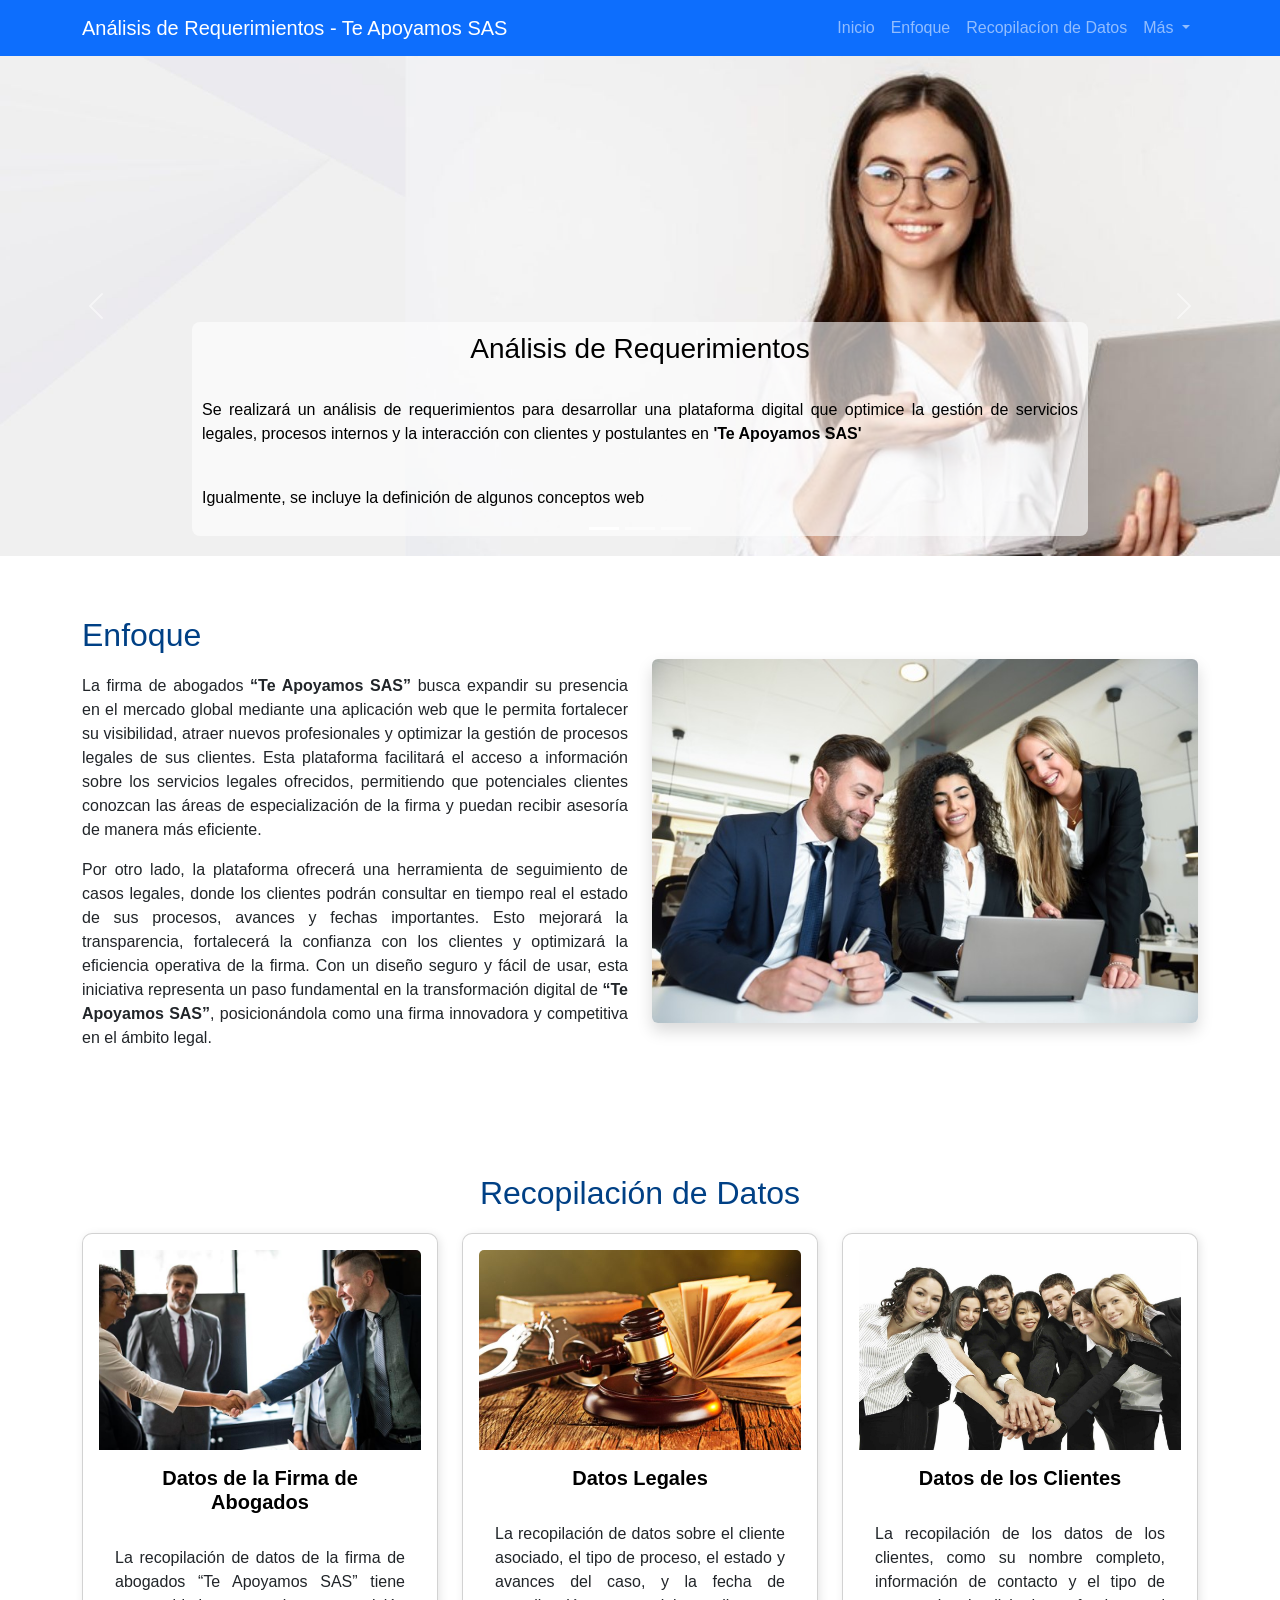
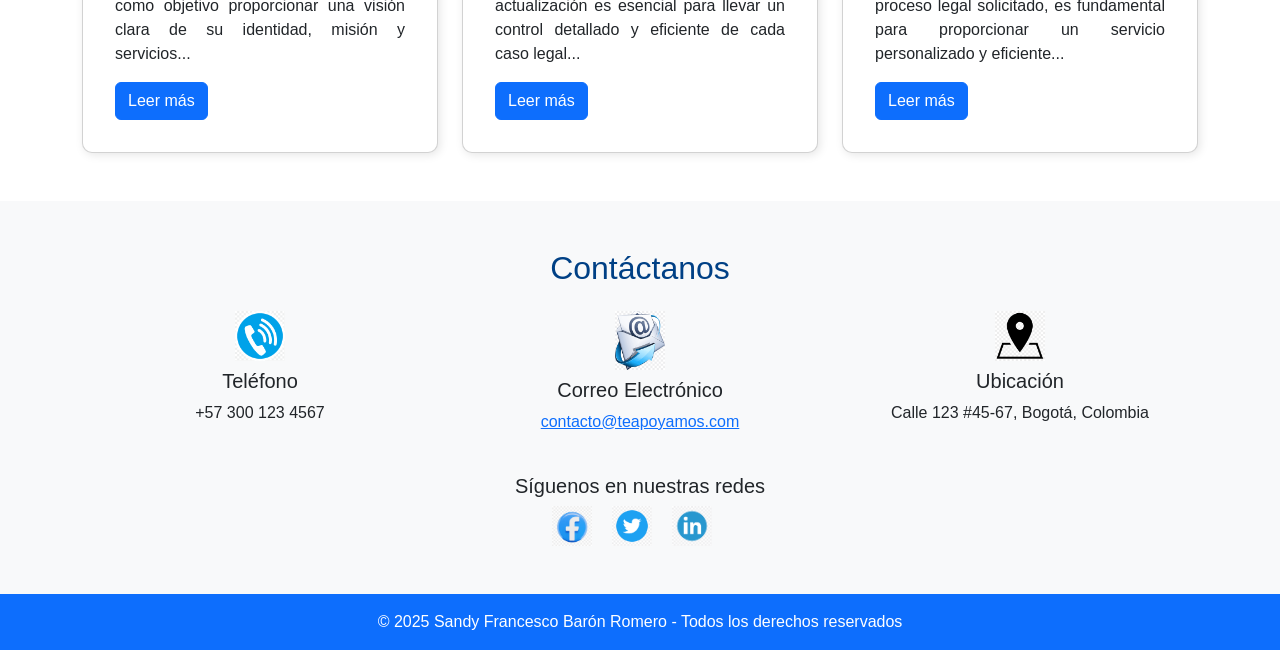
<file: index.html>
<!DOCTYPE html>
<html lang="es">
<head>
    <meta charset="UTF-8">
    <meta name="viewport" content="width=device-width, initial-scale=1">
    <title>Análisis de Requerimientos</title>
    <link href="https://cdn.jsdelivr.net/npm/bootstrap@5.3.3/dist/css/bootstrap.min.css" rel="stylesheet">
    <link rel="stylesheet" href="css/estilos.css">
</head>
<body>

    <header>
        <nav class="navbar navbar-expand-lg navbar-dark bg-primary fixed-top">
            <div class="container">
                <a class="navbar-brand" href="#">Análisis de Requerimientos - Te Apoyamos SAS</a>
                <button class="navbar-toggler" type="button" data-bs-toggle="collapse" data-bs-target="#navbarNav">
                    <span class="navbar-toggler-icon"></span>
                </button>
                <div class="collapse navbar-collapse" id="navbarNav">
                    <ul class="navbar-nav ms-auto">
                        <li class="nav-item"><a class="nav-link" href="#inicio">Inicio</a></li>
                        <li class="nav-item"><a class="nav-link" href="#enfoque">Enfoque</a></li>
                        <li class="nav-item"><a class="nav-link" href="#recopilacion">Recopilacíon de Datos</a></li>
                    
                        <!-- Menú desplegable "Más" -->
                        <li class="nav-item dropdown">
                            <a class="nav-link dropdown-toggle" href="#" id="navbarDropdown" role="button" data-bs-toggle="dropdown">
                                Más
                            </a>
                            <ul class="dropdown-menu">
                                <li><a class="dropdown-item" href="actores.html">Actores</a></li> <!-- Enlace correcto -->
                                <li><a class="dropdown-item" href="requisitos.html">Requisitos</a></li>
                                <li><a class="dropdown-item" href="especificaciones.html">Especificaciones</a></li>
                                <li><a class="dropdown-item" href="conclusiones.html">Conclusiones</a></li>
                                <li><a class="dropdown-item" href="conceptos.html">Conceptos</a></li>
                            </ul>
                        </li>
                    </ul>
                </div>
            </div>
        </nav>
    </header>



    <section id="inicio" class="carrusel">
        <div id="carouselExampleCaptions" class="carousel slide carousel-fade" data-bs-ride="carousel">
            
            <!-- Indicadores -->
            <div class="carousel-indicators">
                <button type="button" data-bs-target="#carouselExampleCaptions" data-bs-slide-to="0" class="active"></button>
                <button type="button" data-bs-target="#carouselExampleCaptions" data-bs-slide-to="1"></button>
                <button type="button" data-bs-target="#carouselExampleCaptions" data-bs-slide-to="2"></button>
            </div>
    
            <div class="carousel-inner">
                <div class="carousel-item active">
                    <img src="imagenes/imagen1.jpg" class="d-block w-100" alt="Descripción de la imagen 1">
                    <div class="carousel-caption d-none d-md-block">
                        <h3>Análisis de Requerimientos</h3><br>
                        <p>Se realizará un análisis de requerimientos para desarrollar una plataforma digital que optimice la gestión de servicios legales, 
                            procesos internos y la interacción con clientes y postulantes en <strong>'Te Apoyamos SAS'</strong></p> <br>
                            <p>Igualmente, se incluye la definición de algunos conceptos web</p> 
                    </div>
                </div>
                <div class="carousel-item">
                    <img src="imagenes/imagen2.jpg" class="d-block w-100" alt="Descripción de la imagen 2">
                    <div class="carousel-caption d-none d-md-block">
                        <h3></h3>
                        <p>El análisis de requerimientos consiste en identificar y definir las funcionalidades <strong>IMPORTANTES</strong> para desarrollar una solución tecnológica
                             que cumpla con los objetivos y necesidades del usuario final.</p>
                    </div>
                </div>
                <div class="carousel-item">
                    <img src="imagenes/imagen3.jpg" class="d-block w-100" alt="Descripción de la imagen 3">
                    <div class="carousel-caption d-none d-md-block">
                        <h3></h3>
                        <p>El análisis de requerimientos se centrará en identificar las necesidades específicas de la firma <strong>'Te Apoyamos SAS'</strong> para desarrollar una plataforma que optimice
                             sus procesos y servicios legales.</p>
                    </div>
                </div>
            </div>
    
            <!-- Botones de navegación -->
            <button class="carousel-control-prev" type="button" data-bs-target="#carouselExampleCaptions" data-bs-slide="prev">
                <span class="carousel-control-prev-icon"></span>
            </button>
            <button class="carousel-control-next" type="button" data-bs-target="#carouselExampleCaptions" data-bs-slide="next">
                <span class="carousel-control-next-icon"></span>
            </button>
        </div>
    </section>
    
    



    <section id="enfoque" class="section">
        <div class="container">
            <div class="row align-items-center">
                <!-- Columna de Texto -->
                <div class="col-md-6 text-center text-md-start">
                    <h2>Enfoque</h2>
                    <p>La firma de abogados <strong>“Te Apoyamos SAS”</strong> busca expandir su presencia en el mercado global mediante una aplicación web que le 
                        permita fortalecer su visibilidad, atraer nuevos profesionales y optimizar la gestión de procesos legales de sus clientes. 
                        Esta plataforma facilitará el acceso a información sobre los servicios legales ofrecidos, permitiendo que potenciales clientes 
                        conozcan las áreas de especialización de la firma y puedan recibir asesoría de manera más eficiente.</p>
                    
                    <p> Por otro lado, la plataforma ofrecerá una herramienta de seguimiento de casos legales, donde los clientes podrán consultar en 
                        tiempo real el estado de sus procesos, avances y fechas importantes. Esto mejorará la transparencia, fortalecerá la confianza con los 
                        clientes y optimizará la eficiencia operativa de la firma. Con un diseño seguro y fácil de usar, esta iniciativa representa un paso 
                        fundamental en la transformación digital de <strong>“Te Apoyamos SAS”</strong>, posicionándola como una firma innovadora y competitiva en el ámbito legal.</p>

                </div>
                <!-- Columna de Imagen -->
                <div class="col-md-6 text-center">
                    <img src="imagenes/QuienesSomos.jpg" class="img-fluid rounded shadow" alt="Nosotros">
                </div>
            </div>
        </div>
    </section>



    <!-- Recopilacion de Datos -->
    <section id="recopilacion" class="container mt-5">
        <h2 class="text-center">Recopilación de Datos</h2>
        <div class="row">
            <!-- Servicio 1 -->
            <div class="col-md-4">
                <div class="card p-3">
                    <img src="imagenes/empresarial.jpg" class="card-img-top" alt="Derecho Empresarial">
                    <div class="card-body">
                        <h5 class="card-title">Datos de la Firma de Abogados</h5>
                        <br>
                        <p>La recopilación de datos de la firma de abogados “Te Apoyamos SAS” tiene como objetivo proporcionar una visión clara de su identidad, 
                            misión y servicios...</p>
                        <div class="collapse" id="noticia1">
                            <p>A través de esta información, se busca dar a conocer su compromiso y valores, facilitar el acceso a sus áreas de
                                especialización y fortalecer la confianza de los clientes. Además, se presenta el equipo de abogados y asociados, garantizando
                                 transparencia y profesionalismo en la prestación de servicios legales. La plataforma también incluirá un espacio para noticias y publicaciones
                                  legales, permitiendo mantener informados a clientes y profesionales sobre temas de interés. Finalmente, se ofrece información de contacto
                                   para establecer una comunicación directa y efectiva con la firma</p>
                        </div>
                        <button class="btn btn-primary" data-bs-toggle="collapse" data-bs-target="#noticia1">Leer más</button>
                    </div>
                </div>
            </div>
    
            <!-- servicio 2 -->
            <div class="col-md-4">
                <div class="card p-3">
                    <img src="imagenes/penal.jpg" class="card-img-top" alt="Derecho Penal">
                    <div class="card-body">
                        <h5 class="card-title">Datos Legales</h5>
                        <br>
                        <p>La recopilación de datos sobre el cliente asociado, el tipo de proceso, el estado y avances del caso, y la fecha de actualización es esencial para 
                            llevar un control detallado y eficiente de cada caso legal...</p>
                        <div class="collapse" id="noticia2">
                            <p>Estos datos permiten hacer un seguimiento adecuado del progreso de los procesos, asegurando
                                que los clientes estén siempre informados sobre el estado de sus casos. Además, garantizan que la gestión de la información legal sea organizada y actualizada,
                                 lo que facilita una comunicación más fluida y la toma de decisiones oportunas en cada etapa del proceso.</p>
                        </div>
                        <button class="btn btn-primary" data-bs-toggle="collapse" data-bs-target="#noticia2">Leer más</button>
                    </div>
                </div>
            </div>
    
            <!-- servicio 3 -->
            <div class="col-md-4">
                <div class="card p-3">
                    <img src="imagenes/civil.jpg" class="card-img-top" alt="Derecho Civil">
                    <div class="card-body">
                        <h5 class="card-title">Datos de los Clientes</h5>
                        <br>
                        <p>La recopilación de los datos de los clientes, como su nombre completo, información de contacto y el tipo de proceso legal solicitado, es fundamental para proporcionar
                            un servicio personalizado y eficiente...</p>
                        <div class="collapse" id="noticia3">
                            <p>Estos datos permiten a la firma gestionar de manera organizada las solicitudes de los clientes, asegurando que cada caso sea 
                                atendido de acuerdo con sus necesidades específicas. Además, facilita la comunicación directa y oportuna, garantizando que los clientes reciban la información y el apoyo
                                 necesario en cada etapa del proceso legal.</p>
                        </div>
                        <button class="btn btn-primary" data-bs-toggle="collapse" data-bs-target="#noticia3">Leer más</button>
                    </div>
                </div>
            </div>
        </div>
    </section>


    
    <section id="contacto" class="section bg-light py-5 mt-5">
        <div class="container">
            <h2 class="text-center mb-4">Contáctanos</h2>
            
            <div class="row text-center">
                <!-- Información de contacto -->
                <div class="col-md-4 d-flex flex-column align-items-center">
                    <img src="imagenes/telefono.png" alt="Teléfono" width="50" class="mb-2">
                    <h5>Teléfono</h5>
                    <p>+57 300 123 4567</p>
                </div>
    
                <div class="col-md-4 d-flex flex-column align-items-center">
                    <img src="imagenes/email.png" alt="Correo Electrónico" width="50" class="mb-2">
                    <h5>Correo Electrónico</h5>
                    <p><a href="mailto:contacto@teapoyamos.com">contacto@teapoyamos.com</a></p>
                </div>
    
                <div class="col-md-4 d-flex flex-column align-items-center">
                    <img src="imagenes/ubicacion.png" alt="Dirección" width="50" class="mb-2">
                    <h5>Ubicación</h5>
                    <p>Calle 123 #45-67, Bogotá, Colombia</p>
                </div>
            </div>
        </div>
    
    
            <!-- Redes Sociales -->
            <div class="text-center mt-4">
                <h5>Síguenos en nuestras redes</h5>
                <a href="#" class="me-3"><img src="imagenes/facebook.png" alt="Facebook" width="40"></a>
                <a href="#" class="me-3"><img src="imagenes/twitter.png" alt="Twitter" width="40"></a>
                <a href="#" class="me-3"><img src="imagenes/linkedin.png" alt="LinkedIn" width="40"></a>
            </div>
        </div>
    </section>


    <footer class="text-center p-3 bg-primary text-white">
        &copy; 2025 Sandy Francesco Barón Romero - Todos los derechos reservados
    </footer>

    <script src="https://cdn.jsdelivr.net/npm/bootstrap@5.3.3/dist/js/bootstrap.bundle.min.js"></script>
</body>
</html>
</file>
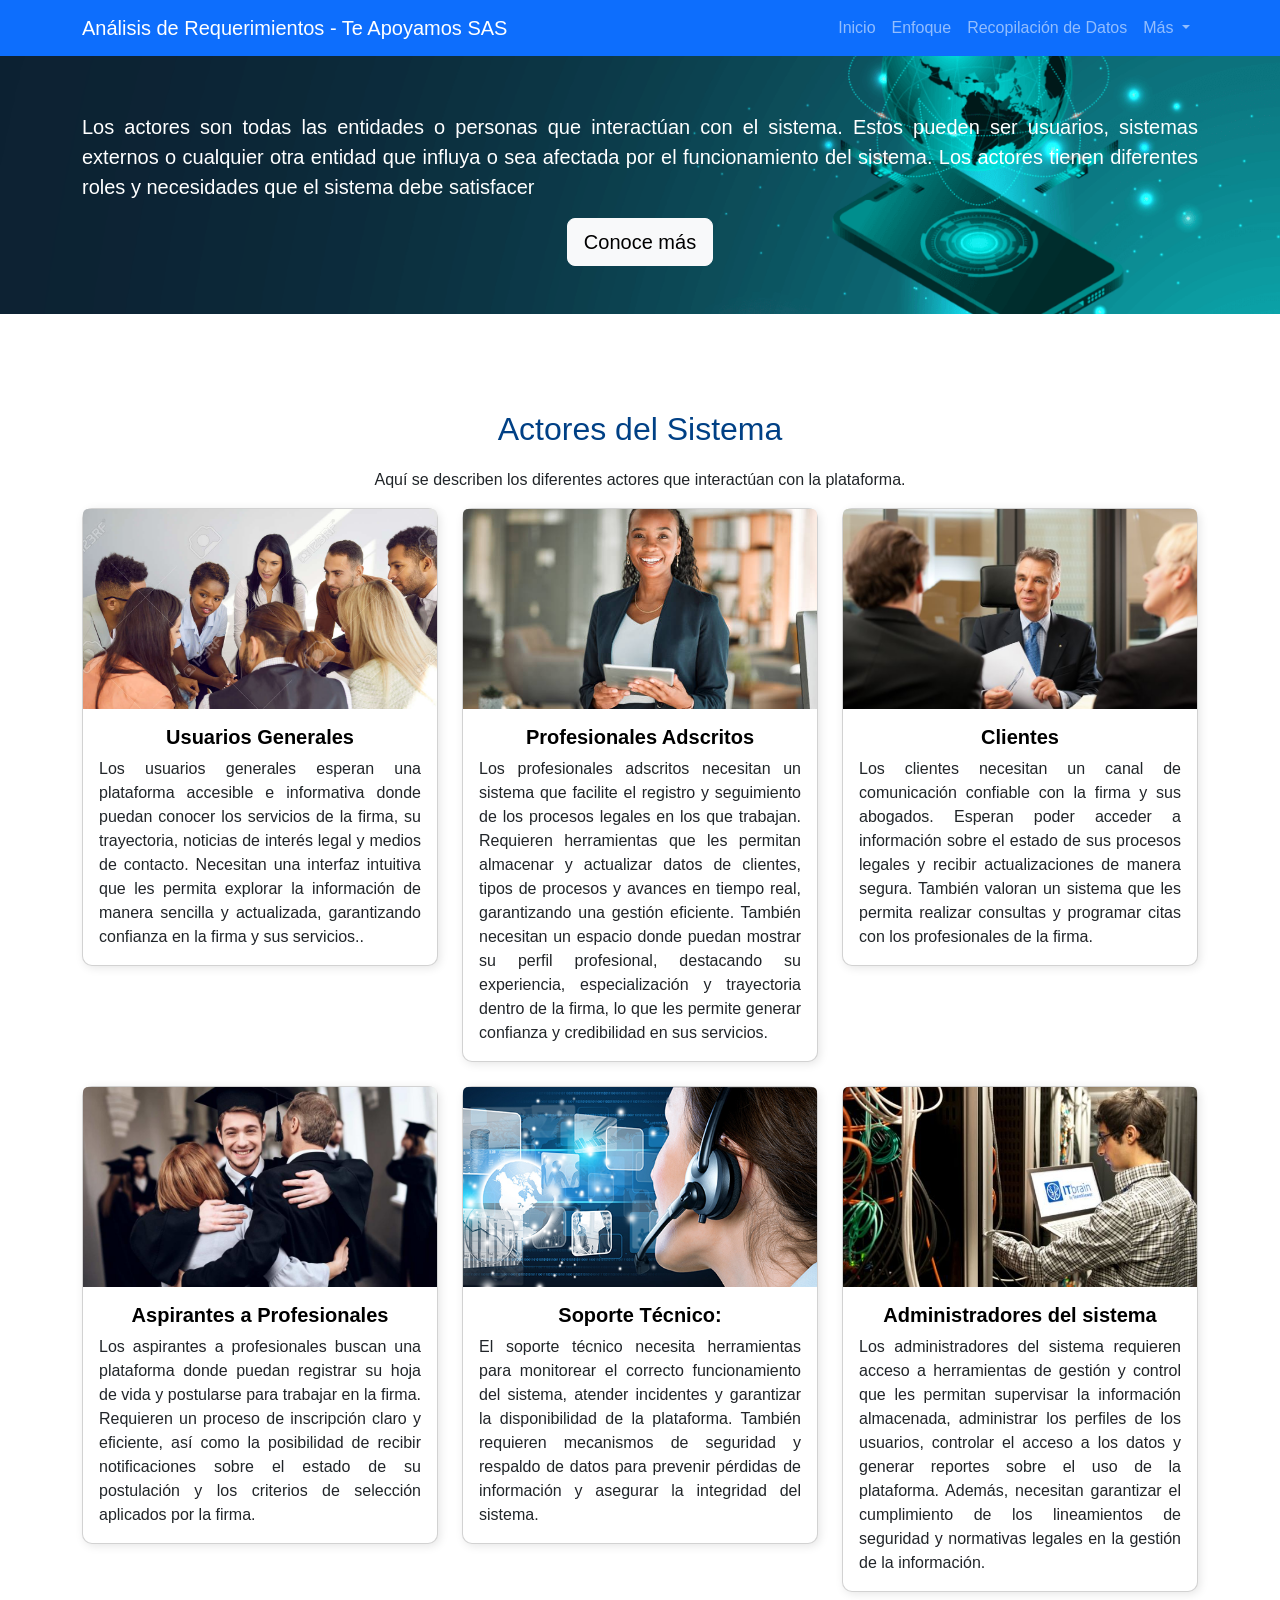
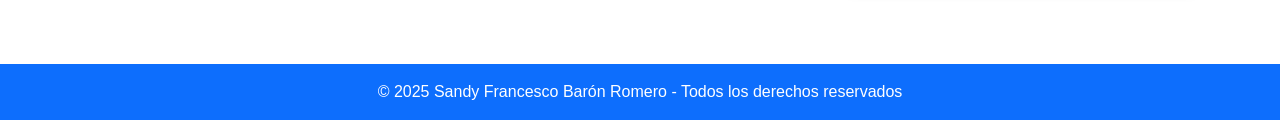
<file: actores.html>
<!DOCTYPE html>
<html lang="es">
<head>
    <meta charset="UTF-8">
    <meta name="viewport" content="width=device-width, initial-scale=1">
    <title>Análisis de Requerimientos</title>
    <link href="https://cdn.jsdelivr.net/npm/bootstrap@5.3.3/dist/css/bootstrap.min.css" rel="stylesheet">
    <link rel="stylesheet" href="css/estilos.css">
</head>
<body>
    <header>
        <nav class="navbar navbar-expand-lg navbar-dark bg-primary fixed-top">
            <div class="container">
                <a class="navbar-brand" href="index.html">Análisis de Requerimientos - Te Apoyamos SAS</a>
                <button class="navbar-toggler" type="button" data-bs-toggle="collapse" data-bs-target="#navbarNav">
                    <span class="navbar-toggler-icon"></span>
                </button>
                <div class="collapse navbar-collapse" id="navbarNav">
                    <ul class="navbar-nav ms-auto">
                        <li class="nav-item"><a class="nav-link" href="index.html">Inicio</a></li>
                        <li class="nav-item"><a class="nav-link" href="index.html#enfoque">Enfoque</a></li>
                        <li class="nav-item"><a class="nav-link" href="index.html#recopilacion">Recopilación de Datos</a></li>
        
                        <!-- Menú desplegable "Más" -->
                        <li class="nav-item dropdown">
                            <a class="nav-link dropdown-toggle" href="#" id="navbarDropdown" role="button" data-bs-toggle="dropdown">
                                Más
                            </a>
                            <ul class="dropdown-menu">
                                <li><a class="dropdown-item" href="actores.html">Actores</a></li>
                                <li><a class="dropdown-item" href="requisitos.html">Requisitos</a></li>
                                <li><a class="dropdown-item" href="especificaciones.html">Especificaciones</a></li>
                                <li><a class="dropdown-item" href="conclusiones.html">Conclusiones</a></li>
                                <li><a class="dropdown-item" href="conceptos.html">Conceptos</a></li>
                            </ul>
                        </li>
                    </ul>
                </div>
            </div>
        </nav>
        
    </header>

    
    
    <section id="hero" class="hero bg-primary text-white text-center py-5" style="background-image: url('imagenes/actores.jpg'); background-size: cover; background-position: center;">
        <div class="container">
            <h1 class="display-4"></h1>
            <p class="lead">Los actores son todas las entidades o personas que interactúan con el sistema. Estos pueden ser usuarios, sistemas externos o cualquier otra entidad que influya 
                o sea afectada por el funcionamiento del sistema. Los actores tienen diferentes roles y necesidades que el sistema debe satisfacer</p>
            <a href="#actores" class="btn btn-light btn-lg">Conoce más</a>
        </div>
    </section>
    
      

    
    

    
    <section id="actores" class="container mt-5 pt-5">
        <h2 class="text-center">Actores del Sistema</h2>
        <p class="text-center">Aquí se describen los diferentes actores que interactúan con la plataforma.</p>
        <div class="row">
            <div class="col-md-4 mb-4">
                <div class="card">
                    <img src="imagenes/actor1.jpg" class="card-img-top" alt="Actor 1">
                    <div class="card-body">
                        <h5 class="card-title">Usuarios Generales</h5>
                        <p class="card-text">Los usuarios generales esperan una plataforma accesible e informativa donde puedan conocer los servicios de la firma, 
                            su trayectoria, noticias de interés legal y medios de contacto. Necesitan una interfaz intuitiva que les permita explorar la información
                             de manera sencilla y actualizada, garantizando confianza en la firma y sus servicios..</p>
                    </div>
                </div>
            </div>
            <div class="col-md-4 mb-4">
                <div class="card">
                    <img src="imagenes/actor2.jpg" class="card-img-top" alt="Actor 2">
                    <div class="card-body">
                        <h5 class="card-title">Profesionales Adscritos</h5>
                        <p class="card-text">Los profesionales adscritos necesitan un sistema que facilite el registro y seguimiento de los procesos legales en los que trabajan. Requieren
                             herramientas que les permitan almacenar y actualizar datos de clientes, tipos de procesos y avances en tiempo real, garantizando una gestión eficiente. También
                              necesitan un espacio donde puedan mostrar su perfil profesional, destacando su experiencia, especialización y trayectoria dentro de la firma, lo que les permite generar confianza y credibilidad en sus servicios.</p>
                    </div>
                </div>
            </div>
            <div class="col-md-4 mb-4">
                <div class="card">
                    <img src="imagenes/actor3.jpg" class="card-img-top" alt="Actor 3">
                    <div class="card-body">
                        <h5 class="card-title">Clientes</h5>
                        <p class="card-text">Los clientes necesitan un canal de comunicación confiable con la firma y sus abogados. Esperan poder acceder a información sobre el estado de sus procesos 
                            legales y recibir actualizaciones de manera segura. También valoran un sistema que les permita realizar consultas y programar citas con los profesionales de la firma.</p>
                    </div>
                </div>
            </div>
            <!-- Nueva fila -->
            <div class="col-md-4 mb-4">
                <div class="card">
                    <img src="imagenes/actor4.jpg" class="card-img-top" alt="Actor 4">
                    <div class="card-body">
                        <h5 class="card-title">Aspirantes a Profesionales</h5>
                        <p class="card-text">Los aspirantes a profesionales buscan una plataforma donde puedan registrar su hoja de vida y postularse para trabajar en la firma. Requieren un proceso de 
                            inscripción claro y eficiente, así como la posibilidad de recibir notificaciones sobre el estado de su postulación y los criterios de selección aplicados por la firma.</p>
                    </div>
                </div>
            </div>
            <div class="col-md-4 mb-4">
                <div class="card">
                    <img src="imagenes/actor5.jpg" class="card-img-top" alt="Actor 5">
                    <div class="card-body">
                        <h5 class="card-title">Soporte Técnico:</h5>
                        <p class="card-text">El soporte técnico necesita herramientas para monitorear el correcto funcionamiento del sistema, atender incidentes y garantizar la disponibilidad de la plataforma. 
                            También requieren mecanismos de seguridad y respaldo de datos para prevenir pérdidas de información y asegurar la integridad del sistema.</p>
                    </div>
                </div>
            </div>
            <div class="col-md-4 mb-4">
                <div class="card">
                    <img src="imagenes/actor6.jpg" class="card-img-top" alt="Actor 6">
                    <div class="card-body">
                        <h5 class="card-title">Administradores del sistema</h5>
                        <p class="card-text">Los administradores del sistema requieren acceso a herramientas de gestión y control que les permitan supervisar la información almacenada, administrar los perfiles de los 
                            usuarios, controlar el acceso a los datos y generar reportes sobre el uso de la plataforma. Además, necesitan garantizar el cumplimiento de los lineamientos de seguridad y normativas legales
                             en la gestión de la información.</p>
                    </div>
                </div>
            </div>
        </div>
    </section>
    
    
    
    <footer class="text-center p-3 bg-primary text-white mt-5">
        &copy; 2025 Sandy Francesco Barón Romero - Todos los derechos reservados
    </footer>
    
    <script src="https://cdn.jsdelivr.net/npm/bootstrap@5.3.3/dist/js/bootstrap.bundle.min.js"></script>
</body>
</html>
</file>
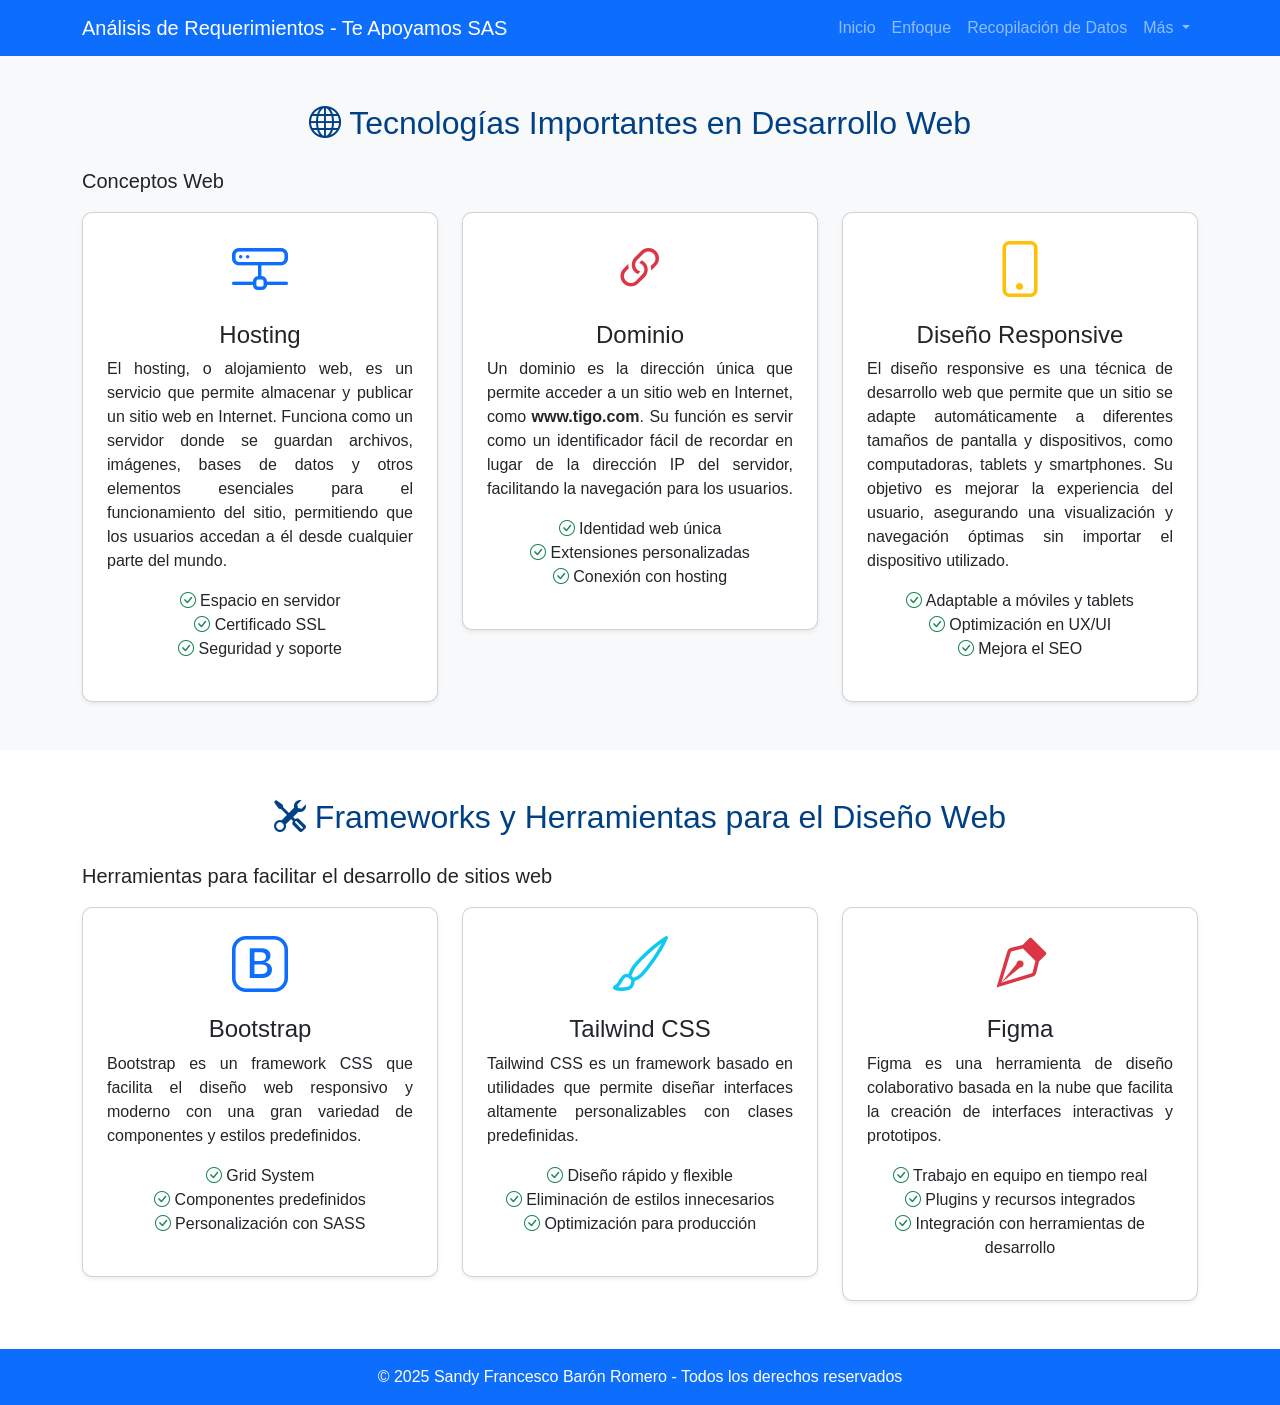
<file: conceptos.html>
<!DOCTYPE html>
<html lang="es">
<head>
    <meta charset="UTF-8">
    <meta name="viewport" content="width=device-width, initial-scale=1">
    <title>Análisis de Requerimientos</title>
    <link href="https://cdn.jsdelivr.net/npm/bootstrap@5.3.3/dist/css/bootstrap.min.css" rel="stylesheet">
    <link rel="stylesheet" href="css/estilos.css">
</head>
<body>

    <header>
        <nav class="navbar navbar-expand-lg navbar-dark bg-primary fixed-top">
            <div class="container">
                <a class="navbar-brand" href="index.html">Análisis de Requerimientos - Te Apoyamos SAS</a>
                <button class="navbar-toggler" type="button" data-bs-toggle="collapse" data-bs-target="#navbarNav">
                    <span class="navbar-toggler-icon"></span>
                </button>
                <div class="collapse navbar-collapse" id="navbarNav">
                    <ul class="navbar-nav ms-auto">
                        <li class="nav-item"><a class="nav-link" href="index.html">Inicio</a></li>
                        <li class="nav-item"><a class="nav-link" href="index.html#enfoque">Enfoque</a></li>
                        <li class="nav-item"><a class="nav-link" href="index.html#recopilacion">Recopilación de Datos</a></li>
                    
                        <!-- Menú desplegable "Más" -->
                        <li class="nav-item dropdown">
                            <a class="nav-link dropdown-toggle" href="#" id="navbarDropdown" role="button" data-bs-toggle="dropdown">
                                Más
                            </a>
                            <ul class="dropdown-menu">
                                <li><a class="dropdown-item" href="actores.html">Actores</a></li>
                                <li><a class="dropdown-item" href="requisitos.html">Requisitos</a></li>
                                <li><a class="dropdown-item" href="especificaciones.html">Especificaciones</a></li>
                                <li><a class="dropdown-item" href="conclusiones.html">Conclusiones</a></li>
                                <li><a class="dropdown-item" href="conceptos.html">Conceptos</a></li>
                            </ul>
                        </li>
                    </ul>
                </div>
            </div>
        </nav>
    </header>

    <section id="conceptos" class="py-5 bg-light">
        <div class="container text-center">
            <h2 class="mb-4"><i class="bi bi-globe"></i> Tecnologías Importantes en Desarrollo Web</h2>
            <p class="lead">Conceptos Web</p>
            
            <div class="row">
                <!-- Hosting -->
                <div class="col-md-4">
                    <div class="card shadow-sm p-4 text-center">
                        <i class="bi bi-hdd-network text-primary display-4"></i>
                        <h4 class="mt-3">Hosting</h4>
                        <p>El hosting, o alojamiento web, es un servicio que permite almacenar y publicar un sitio web en Internet. 
                            Funciona como un servidor donde se guardan archivos, imágenes, bases de datos y otros elementos esenciales 
                            para el funcionamiento del sitio, permitiendo que los usuarios accedan a él desde cualquier parte del mundo.</p>
                        <ul class="list-unstyled">
                            <li><i class="bi bi-check-circle text-success"></i> Espacio en servidor</li>
                            <li><i class="bi bi-check-circle text-success"></i> Certificado SSL</li>
                            <li><i class="bi bi-check-circle text-success"></i> Seguridad y soporte</li>
                        </ul>
                    </div>
                </div>
    
                <!-- Dominio -->
                <div class="col-md-4">
                    <div class="card shadow-sm p-4 text-center">
                        <i class="bi bi-link-45deg text-danger display-4"></i>
                        <h4 class="mt-3">Dominio</h4>
                        <p>Un dominio es la dirección única que permite acceder a un sitio web en Internet, como <strong>www.tigo.com</strong>. Su función es servir
                             como un identificador fácil de recordar en lugar de la dirección IP del servidor, facilitando la navegación para los usuarios.</p>
                        <ul class="list-unstyled">
                            <li><i class="bi bi-check-circle text-success"></i> Identidad web única</li>
                            <li><i class="bi bi-check-circle text-success"></i> Extensiones personalizadas</li>
                            <li><i class="bi bi-check-circle text-success"></i> Conexión con hosting</li>
                        </ul>
                        </ul>
                    </div>
                </div>
    
                <!-- Diseño Responsive -->
                <div class="col-md-4">
                    <div class="card shadow-sm p-4 text-center">
                        <i class="bi bi-phone text-warning display-4"></i>
                        <h4 class="mt-3">Diseño Responsive</h4>
                        <p>El diseño responsive es una técnica de desarrollo web que permite que un sitio se adapte automáticamente a diferentes tamaños de pantalla y dispositivos, 
                            como computadoras, tablets y smartphones. Su objetivo es mejorar la experiencia del usuario, asegurando una visualización y navegación óptimas sin importar
                             el dispositivo utilizado.</p>
                        <ul class="list-unstyled">
                            <li><i class="bi bi-check-circle text-success"></i> Adaptable a móviles y tablets</li>
                            <li><i class="bi bi-check-circle text-success"></i> Optimización en UX/UI</li>
                            <li><i class="bi bi-check-circle text-success"></i> Mejora el SEO</li>                    
                        </ul>
                    </div>
                </div>
            </div>
        </div>
    </section>


    <section id="frameworks" class="py-5">
        <div class="container text-center">
            <h2 class="mb-4"><i class="bi bi-tools"></i> Frameworks y Herramientas para el Diseño Web</h2>
            <p class="lead">Herramientas para facilitar el desarrollo de sitios web</p>
            
            <div class="row">
                <!-- Bootstrap -->
                <div class="col-md-4">
                    <div class="card shadow-sm p-4 text-center">
                        <i class="bi bi-bootstrap text-primary display-4"></i>
                        <h4 class="mt-3">Bootstrap</h4>
                        <p>Bootstrap es un framework CSS que facilita el diseño web responsivo y moderno con una gran variedad de componentes y estilos predefinidos.</p>
                        <ul class="list-unstyled">
                            <li><i class="bi bi-check-circle text-success"></i> Grid System</li>
                            <li><i class="bi bi-check-circle text-success"></i> Componentes predefinidos</li>
                            <li><i class="bi bi-check-circle text-success"></i> Personalización con SASS</li>
                        </ul>
                    </div>
                </div>
    
                <!-- Tailwind CSS -->
                <div class="col-md-4">
                    <div class="card shadow-sm p-4 text-center">
                        <i class="bi bi-brush text-info display-4"></i>
                        <h4 class="mt-3">Tailwind CSS</h4>
                        <p>Tailwind CSS es un framework basado en utilidades que permite diseñar interfaces altamente personalizables con clases predefinidas.</p>
                        <ul class="list-unstyled">
                            <li><i class="bi bi-check-circle text-success"></i> Diseño rápido y flexible</li>
                            <li><i class="bi bi-check-circle text-success"></i> Eliminación de estilos innecesarios</li>
                            <li><i class="bi bi-check-circle text-success"></i> Optimización para producción</li>
                        </ul>
                    </div>
                </div>
    
                <!-- Figma -->
                <div class="col-md-4">
                    <div class="card shadow-sm p-4 text-center">
                        <i class="bi bi-vector-pen text-danger display-4"></i>
                        <h4 class="mt-3">Figma</h4>
                        <p>Figma es una herramienta de diseño colaborativo basada en la nube que facilita la creación de interfaces interactivas y prototipos.</p>
                        <ul class="list-unstyled">
                            <li><i class="bi bi-check-circle text-success"></i> Trabajo en equipo en tiempo real</li>
                            <li><i class="bi bi-check-circle text-success"></i> Plugins y recursos integrados</li>
                            <li><i class="bi bi-check-circle text-success"></i> Integración con herramientas de desarrollo</li>
                        </ul>
                    </div>
                </div>
            </div>
        </div>
    </section>
    

    <link rel="stylesheet" href="https://cdn.jsdelivr.net/npm/bootstrap-icons/font/bootstrap-icons.css">

    <footer class="text-center p-3 bg-primary text-white">
        &copy; 2025 Sandy Francesco Barón Romero - Todos los derechos reservados
    </footer>

    <script src="https://cdn.jsdelivr.net/npm/bootstrap@5.3.3/dist/js/bootstrap.bundle.min.js"></script>
</body>
</file>
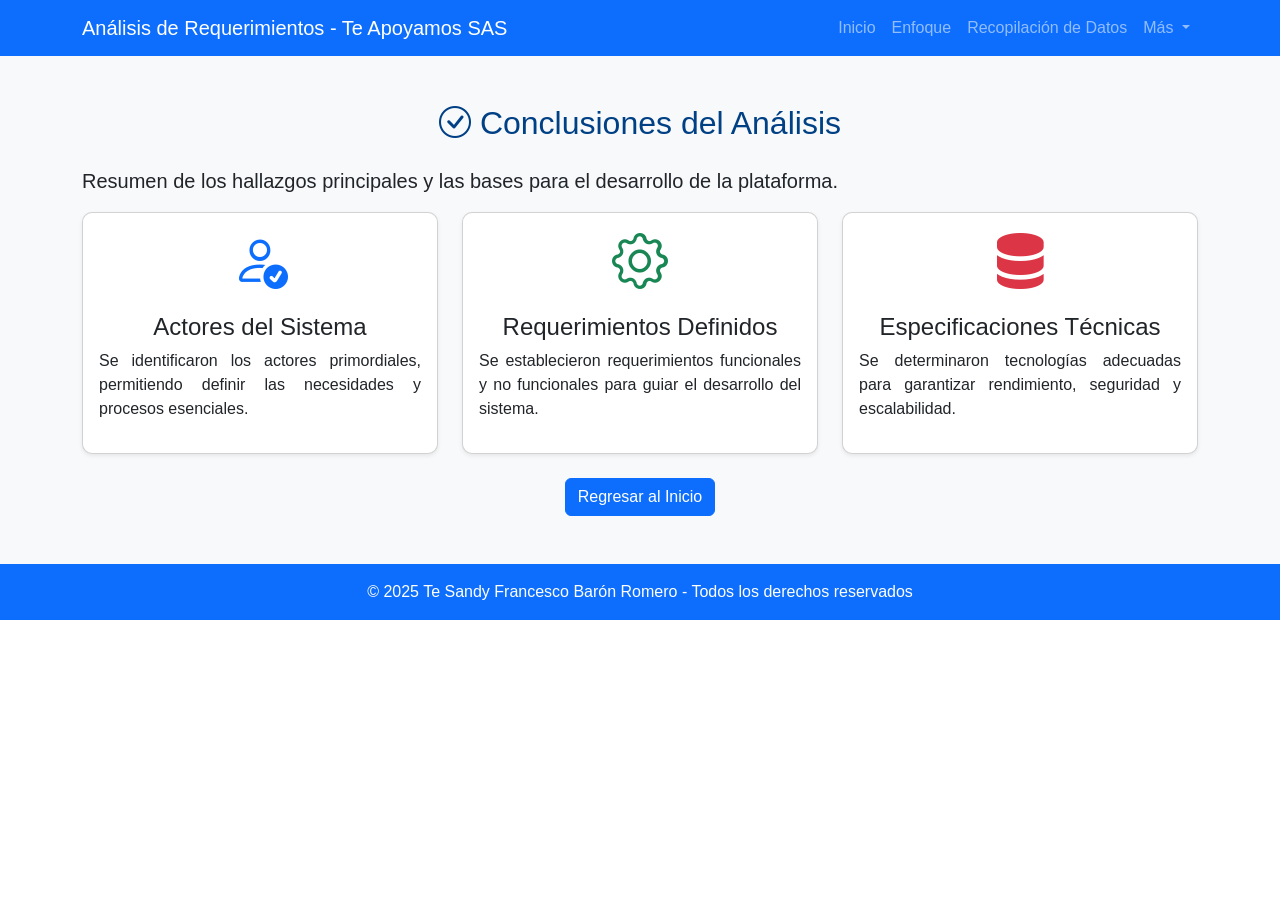
<file: conclusiones.html>
<!DOCTYPE html>
<html lang="es">
<head>
    <meta charset="UTF-8">
    <meta name="viewport" content="width=device-width, initial-scale=1">
    <title>Análisis de Requerimientos</title>
    <link href="https://cdn.jsdelivr.net/npm/bootstrap@5.3.3/dist/css/bootstrap.min.css" rel="stylesheet">
    <link rel="stylesheet" href="css/estilos.css">
</head>
<body>
    <header>
        <nav class="navbar navbar-expand-lg navbar-dark bg-primary fixed-top">
            <div class="container">
                <a class="navbar-brand" href="index.html">Análisis de Requerimientos - Te Apoyamos SAS</a>
                <button class="navbar-toggler" type="button" data-bs-toggle="collapse" data-bs-target="#navbarNav">
                    <span class="navbar-toggler-icon"></span>
                </button>
                <div class="collapse navbar-collapse" id="navbarNav">
                    <ul class="navbar-nav ms-auto">
                        <li class="nav-item"><a class="nav-link" href="index.html">Inicio</a></li>
                        <li class="nav-item"><a class="nav-link" href="index.html#enfoque">Enfoque</a></li>
                        <li class="nav-item"><a class="nav-link" href="index.html#recopilacion">Recopilación de Datos</a></li>
        
                        <!-- Menú desplegable "Más" -->
                        <li class="nav-item dropdown">
                            <a class="nav-link dropdown-toggle" href="#" id="navbarDropdown" role="button" data-bs-toggle="dropdown">
                                Más
                            </a>
                            <ul class="dropdown-menu">
                                <li><a class="dropdown-item" href="actores.html">Actores</a></li>
                                <li><a class="dropdown-item" href="requisitos.html">Requisitos</a></li>
                                <li><a class="dropdown-item" href="especificaciones.html">Especificaciones</a></li>
                                <li><a class="dropdown-item" href="conclusiones.html">Conclusiones</a></li>
                                <li><a class="dropdown-item" href="conceptos.html">Conceptos</a></li>
                            </ul>
                        </li>
                    </ul>
                </div>
            </div>
        </nav>
    </header>





<section id="conclusiones" class="py-5 bg-light">
    <div class="container text-center">
        <h2 class="mb-4"><i class="bi bi-check-circle"></i> Conclusiones del Análisis</h2>
        <p class="lead">Resumen de los hallazgos principales y las bases para el desarrollo de la plataforma.</p>
        
        <div class="row">
            <div class="col-md-4">
                <div class="card shadow-sm p-3">
                    <i class="bi bi-person-check text-primary display-4"></i>
                    <h4 class="mt-3">Actores del Sistema</h4>
                    <p>Se identificaron los actores primordiales, permitiendo definir las necesidades y procesos esenciales.</p>
                </div>
            </div>
            <div class="col-md-4">
                <div class="card shadow-sm p-3">
                    <i class="bi bi-gear text-success display-4"></i>
                    <h4 class="mt-3">Requerimientos Definidos</h4>
                    <p>Se establecieron requerimientos funcionales y no funcionales para guiar el desarrollo del sistema.</p>
                </div>
            </div>
            <div class="col-md-4">
                <div class="card shadow-sm p-3">
                    <i class="bi bi-server text-danger display-4"></i>
                    <h4 class="mt-3">Especificaciones Técnicas</h4>
                    <p>Se determinaron tecnologías adecuadas para garantizar rendimiento, seguridad y escalabilidad.</p>
                </div>
            </div>
        </div>
        
        <a href="index.html" class="btn btn-primary mt-4">Regresar al Inicio</a>
    </div>
</section>

<!-- Agregar Bootstrap Icons en el <head> si aún no está -->
    <link rel="stylesheet" href="https://cdn.jsdelivr.net/npm/bootstrap-icons/font/bootstrap-icons.css">

<footer class="text-center p-3 bg-primary text-white">
    &copy; 2025 Te Sandy Francesco Barón Romero - Todos los derechos reservados
</footer>

<script src="https://cdn.jsdelivr.net/npm/bootstrap@5.3.3/dist/js/bootstrap.bundle.min.js"></script>
</body>
</html>
</file>
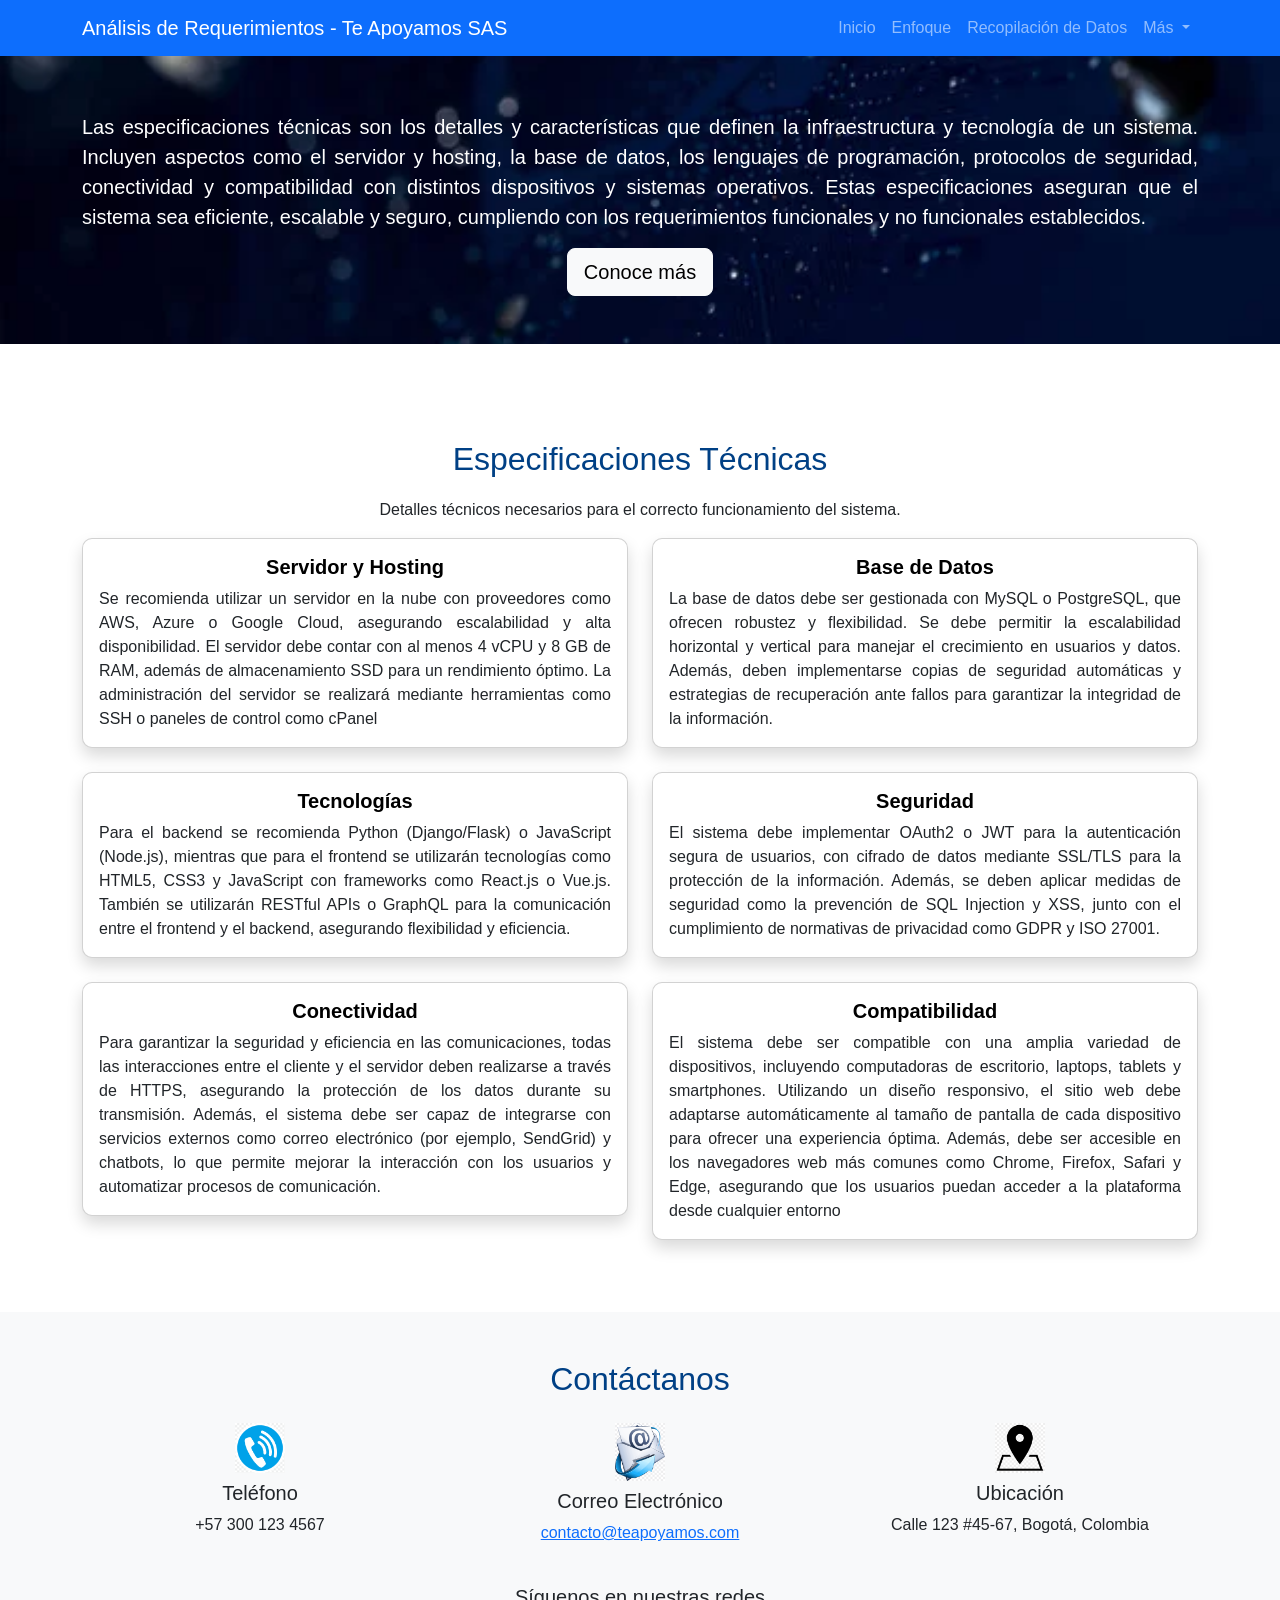
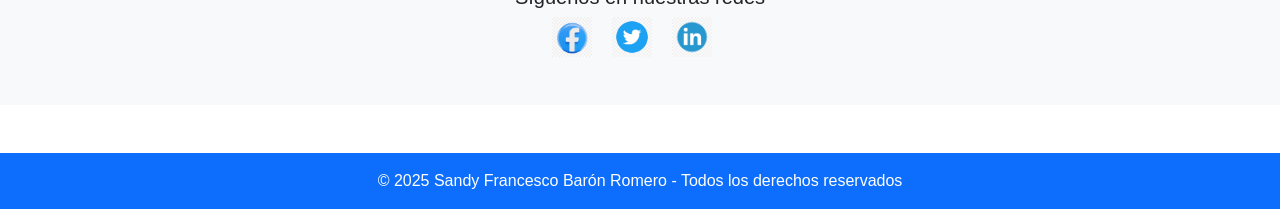
<file: especificaciones.html>
<!DOCTYPE html>
<html lang="es">
<head>
    <meta charset="UTF-8">
    <meta name="viewport" content="width=device-width, initial-scale=1">
    <title>Análisis de Requerimientos</title>
    <link href="https://cdn.jsdelivr.net/npm/bootstrap@5.3.3/dist/css/bootstrap.min.css" rel="stylesheet">
    <link rel="stylesheet" href="css/estilos.css">
</head>
<body>
    <header>
        <nav class="navbar navbar-expand-lg navbar-dark bg-primary fixed-top">
            <div class="container">
                <a class="navbar-brand" href="index.html">Análisis de Requerimientos - Te Apoyamos SAS</a>
                <button class="navbar-toggler" type="button" data-bs-toggle="collapse" data-bs-target="#navbarNav">
                    <span class="navbar-toggler-icon"></span>
                </button>
                <div class="collapse navbar-collapse" id="navbarNav">
                    <ul class="navbar-nav ms-auto">
                        <li class="nav-item"><a class="nav-link" href="index.html">Inicio</a></li>
                        <li class="nav-item"><a class="nav-link" href="index.html#enfoque">Enfoque</a></li>
                        <li class="nav-item"><a class="nav-link" href="index.html#recopilacion">Recopilación de Datos</a></li>
        
                        <!-- Menú desplegable "Más" -->
                        <li class="nav-item dropdown">
                            <a class="nav-link dropdown-toggle" href="#" id="navbarDropdown" role="button" data-bs-toggle="dropdown">
                                Más
                            </a>
                            <ul class="dropdown-menu">
                                <li><a class="dropdown-item" href="actores.html">Actores</a></li>
                                <li><a class="dropdown-item" href="requisitos.html">Requisitos</a></li>
                                <li><a class="dropdown-item" href="especificaciones.html">Especificaciones</a></li>
                                <li><a class="dropdown-item" href="conclusiones.html">Conclusiones</a></li>
                                <li><a class="dropdown-item" href="conceptos.html">Conceptos</a></li>
                            </ul>
                        </li>
                    </ul>
                </div>
            </div>
        </nav>
    </header>


    <section id="hero" class="hero bg-primary text-white text-center py-5" style="background-image: url('imagenes/especificaciones.jpg'); background-size: cover; background-position: center;">
        <div class="container">
            <h1 class="display-4"></h1>
            <p class="lead">Las especificaciones técnicas son los detalles y características que definen la infraestructura y tecnología de un sistema. Incluyen aspectos como el servidor y hosting, 
                la base de datos, los lenguajes de programación, protocolos de seguridad, conectividad y compatibilidad con distintos dispositivos y sistemas operativos. Estas especificaciones aseguran
                 que el sistema sea eficiente, escalable y seguro, cumpliendo con los requerimientos funcionales y no funcionales establecidos.</p>
            <a href="#especificaciones" class="btn btn-light btn-lg">Conoce más</a>
        </div>
    </section>





    <section id="especificaciones" class="container mt-5 pt-5">
        <h2 class="text-center">Especificaciones Técnicas</h2>
        <p class="text-center">Detalles técnicos necesarios para el correcto funcionamiento del sistema.</p>

        <div class="row">
            <div class="col-md-6 mb-4">
                <div class="card shadow">
                    <div class="card-body">
                        <h5 class="card-title"><i class="fas fa-server"></i> Servidor y Hosting</h5>
                        <p class="card-text">Se recomienda utilizar un servidor en la nube con proveedores como AWS, Azure o Google Cloud, 
                            asegurando escalabilidad y alta disponibilidad. El servidor debe contar con al menos 4 vCPU y 8 GB de RAM, además
                             de almacenamiento SSD para un rendimiento óptimo. La administración del servidor se realizará mediante herramientas
                              como SSH o paneles de control como cPanel</p>
                    </div>
                </div>
            </div>
            <div class="col-md-6 mb-4">
                <div class="card shadow">
                    <div class="card-body">
                        <h5 class="card-title"><i class="fas fa-database"></i> Base de Datos</h5>
                        <p class="card-text">La base de datos debe ser gestionada con MySQL o PostgreSQL, que ofrecen robustez y flexibilidad. 
                            Se debe permitir la escalabilidad horizontal y vertical para manejar el crecimiento en usuarios y datos. Además, 
                            deben implementarse copias de seguridad automáticas y estrategias de recuperación ante fallos para garantizar la integridad de la información.</p>
                    </div>
                </div>
            </div>
        </div>

        <div class="row">
            <div class="col-md-6 mb-4">
                <div class="card shadow">
                    <div class="card-body">
                        <h5 class="card-title"><i class="fas fa-code"></i> Tecnologías</h5>
                        <p class="card-text">Para el backend se recomienda Python (Django/Flask) o JavaScript (Node.js), mientras que para el frontend se utilizarán tecnologías 
                            como HTML5, CSS3 y JavaScript con frameworks como React.js o Vue.js. También se utilizarán RESTful APIs o GraphQL para la comunicación entre el frontend
                             y el backend, asegurando flexibilidad y eficiencia.</p>
                    </div>
                </div>
            </div>
            <div class="col-md-6 mb-4">
                <div class="card shadow">
                    <div class="card-body">
                        <h5 class="card-title"><i class="fas fa-lock"></i> Seguridad</h5>
                        <p class="card-text">El sistema debe implementar OAuth2 o JWT para la autenticación segura de usuarios, con cifrado de datos mediante SSL/TLS para la protección
                             de la información. Además, se deben aplicar medidas de seguridad como la prevención de SQL Injection y XSS, junto con el cumplimiento de normativas de
                              privacidad como GDPR y ISO 27001.</p>
                    </div>
                </div>
            </div>
        </div>

        <div class="row">
            <div class="col-md-6 mb-4">
                <div class="card shadow">
                    <div class="card-body">
                        <h5 class="card-title"><i class="fas fa-network-wired"></i> Conectividad</h5>
                        <p class="card-text">Para garantizar la seguridad y eficiencia en las comunicaciones, todas las interacciones entre el cliente y 
                            el servidor deben realizarse a través de HTTPS, asegurando la protección de los datos durante su transmisión. Además, el sistema
                             debe ser capaz de integrarse con servicios externos como correo electrónico (por ejemplo, SendGrid) y chatbots, lo que permite
                              mejorar la interacción con los usuarios y automatizar procesos de comunicación.</p>
                    </div>
                </div>
            </div>
            <div class="col-md-6 mb-4">
                <div class="card shadow">
                    <div class="card-body">
                        <h5 class="card-title"><i class="fas fa-user-friends"></i> Compatibilidad</h5>
                        <p class="card-text"> El sistema debe ser compatible con una amplia variedad de dispositivos, incluyendo computadoras 
                            de escritorio, laptops, tablets y smartphones. Utilizando un diseño responsivo, el sitio web debe adaptarse automáticamente 
                            al tamaño de pantalla de cada dispositivo para ofrecer una experiencia óptima. Además, debe ser accesible en los navegadores web
                             más comunes como Chrome, Firefox, Safari y Edge, asegurando que los usuarios puedan acceder a la plataforma desde cualquier entorno</p>
                    </div>
                </div>
            </div>
        </div>
    </section>


    <section id="contacto" class="section bg-light py-5 mt-5">
        <div class="container">
            <h2 class="text-center mb-4">Contáctanos</h2>
            
            <div class="row text-center">
                <!-- Información de contacto -->
                <div class="col-md-4 d-flex flex-column align-items-center">
                    <img src="imagenes/telefono.png" alt="Teléfono" width="50" class="mb-2">
                    <h5>Teléfono</h5>
                    <p>+57 300 123 4567</p>
                </div>
    
                <div class="col-md-4 d-flex flex-column align-items-center">
                    <img src="imagenes/email.png" alt="Correo Electrónico" width="50" class="mb-2">
                    <h5>Correo Electrónico</h5>
                    <p><a href="mailto:contacto@teapoyamos.com">contacto@teapoyamos.com</a></p>
                </div>
    
                <div class="col-md-4 d-flex flex-column align-items-center">
                    <img src="imagenes/ubicacion.png" alt="Dirección" width="50" class="mb-2">
                    <h5>Ubicación</h5>
                    <p>Calle 123 #45-67, Bogotá, Colombia</p>
                </div>
            </div>
        </div>
    
    
            <!-- Redes Sociales -->
            <div class="text-center mt-4">
                <h5>Síguenos en nuestras redes</h5>
                <a href="#" class="me-3"><img src="imagenes/facebook.png" alt="Facebook" width="40"></a>
                <a href="#" class="me-3"><img src="imagenes/twitter.png" alt="Twitter" width="40"></a>
                <a href="#" class="me-3"><img src="imagenes/linkedin.png" alt="LinkedIn" width="40"></a>
            </div>
        </div>
    </section>
    



    <footer class="text-center p-3 bg-primary text-white mt-5">
        &copy; 2025 Sandy Francesco Barón Romero - Todos los derechos reservados
    </footer>
    
    <script src="https://cdn.jsdelivr.net/npm/bootstrap@5.3.3/dist/js/bootstrap.bundle.min.js"></script>
</body>
</html>
</file>
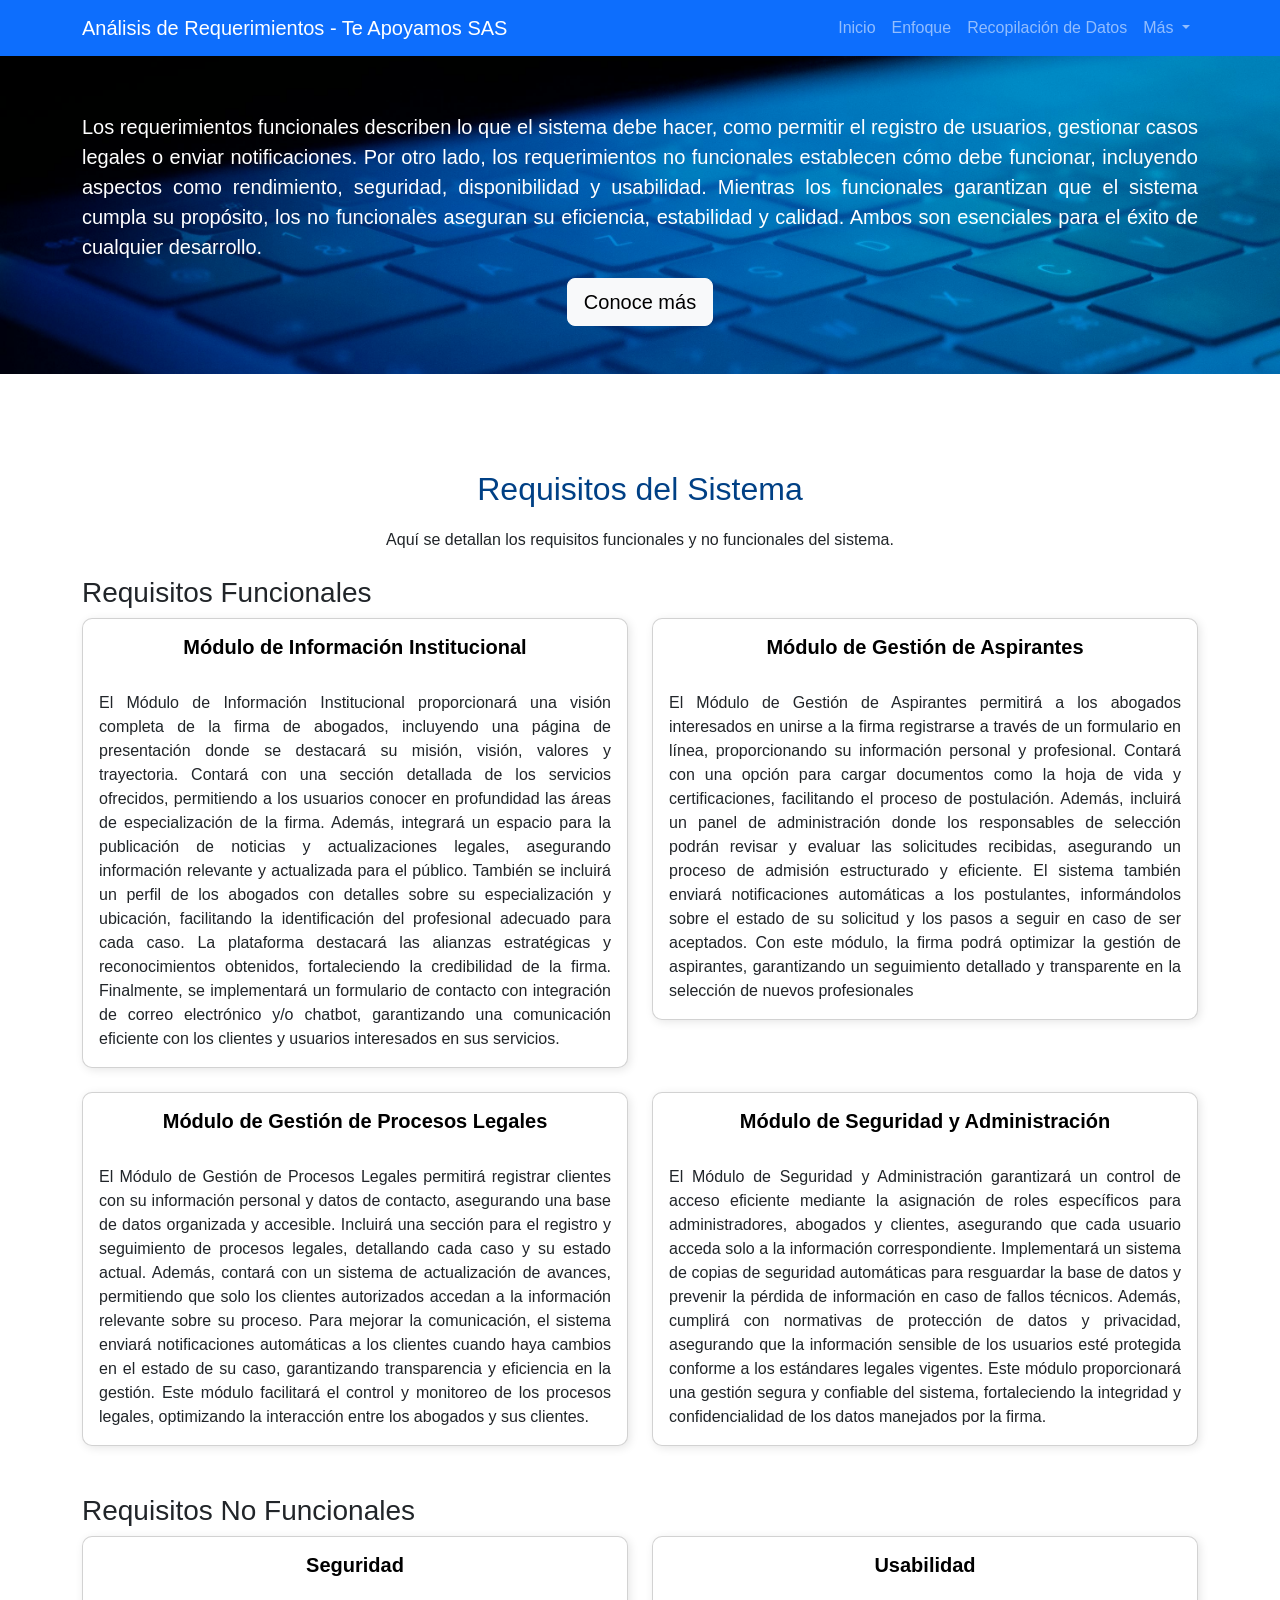
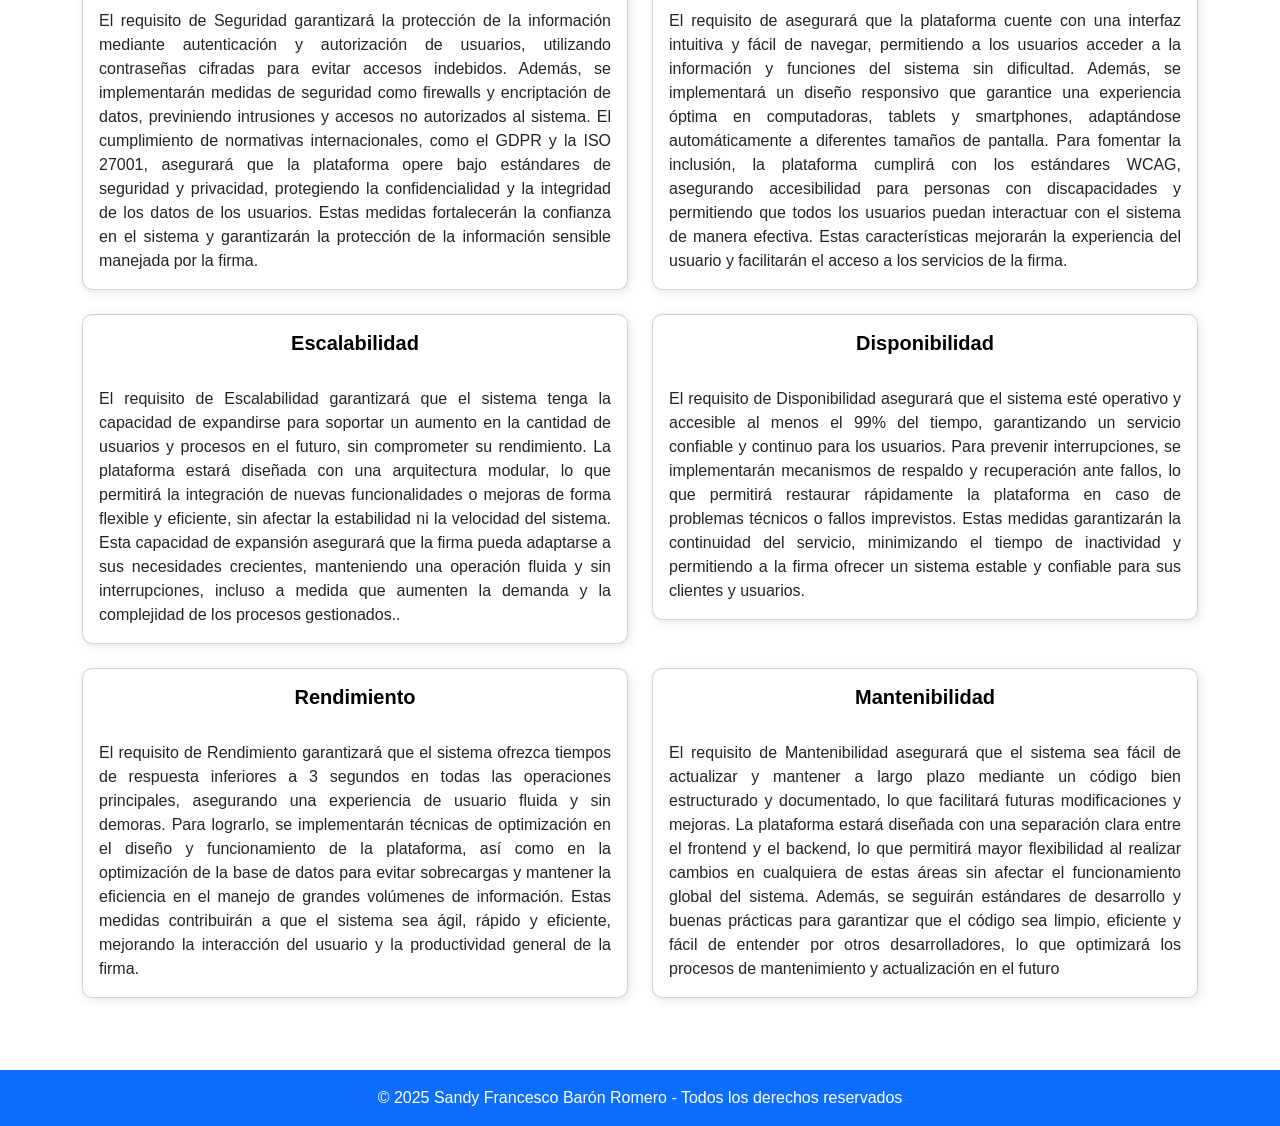
<file: requisitos.html>
<!DOCTYPE html>
<html lang="es">
<head>
    <meta charset="UTF-8">
    <meta name="viewport" content="width=device-width, initial-scale=1">
    <title>Análisis de Requerimientos</title>
    <link href="https://cdn.jsdelivr.net/npm/bootstrap@5.3.3/dist/css/bootstrap.min.css" rel="stylesheet">
    <link rel="stylesheet" href="css/estilos.css">
</head>
<body>
    <header>
        <nav class="navbar navbar-expand-lg navbar-dark bg-primary fixed-top">
            <div class="container">
                <a class="navbar-brand" href="index.html">Análisis de Requerimientos - Te Apoyamos SAS</a>
                <button class="navbar-toggler" type="button" data-bs-toggle="collapse" data-bs-target="#navbarNav">
                    <span class="navbar-toggler-icon"></span>
                </button>
                <div class="collapse navbar-collapse" id="navbarNav">
                    <ul class="navbar-nav ms-auto">
                        <li class="nav-item"><a class="nav-link" href="index.html">Inicio</a></li>
                        <li class="nav-item"><a class="nav-link" href="index.html#enfoque">Enfoque</a></li>
                        <li class="nav-item"><a class="nav-link" href="index.html#recopilacion">Recopilación de Datos</a></li>
        
                        <!-- Menú desplegable "Más" -->
                        <li class="nav-item dropdown">
                            <a class="nav-link dropdown-toggle" href="#" id="navbarDropdown" role="button" data-bs-toggle="dropdown">
                                Más
                            </a>
                            <ul class="dropdown-menu">
                                <li><a class="dropdown-item" href="actores.html">Actores</a></li>
                                <li><a class="dropdown-item" href="requisitos.html">Requisitos</a></li>
                                <li><a class="dropdown-item" href="especificaciones.html">Especificaciones</a></li>
                                <li><a class="dropdown-item" href="conclusiones.html">Conclusiones</a></li>
                                <li><a class="dropdown-item" href="conceptos.html">Conceptos</a></li>
                            </ul>
                        </li>
                    </ul>
                </div>
            </div>
        </nav>
    </header>


    <section id="hero" class="hero bg-primary text-white text-center py-5" style="background-image: url('imagenes/requisitos.jpg'); background-size: cover; background-position: center;">
        <div class="container">
            <h1 class="display-4"></h1>
            <p class="lead">Los requerimientos funcionales describen lo que el sistema debe hacer, como permitir el registro de usuarios, gestionar casos legales o enviar notificaciones. Por otro lado, los requerimientos
                 no funcionales establecen cómo debe funcionar, incluyendo aspectos como rendimiento, seguridad, disponibilidad y usabilidad. Mientras los funcionales garantizan que el sistema cumpla su propósito, los no
                  funcionales aseguran su eficiencia, estabilidad y calidad. Ambos son esenciales para el éxito de cualquier desarrollo.</p>
            <a href="#requisitos" class="btn btn-light btn-lg">Conoce más</a>
        </div>
    </section>





    
    <section id="requisitos" class="container mt-5 pt-5">
        <h2 class="text-center">Requisitos del Sistema</h2>
        <p class="text-center">Aquí se detallan los requisitos funcionales y no funcionales del sistema.</p>
        
        <h3 class="mt-4">Requisitos Funcionales</h3>
        <div class="row">
            <div class="col-md-6 mb-4">
                <div class="card">
                    <div class="card-body">
                        <h5 class="card-title">Módulo de Información Institucional</h5><br>
                        <p class="card-text">El Módulo de Información Institucional proporcionará una visión completa de la firma de abogados, incluyendo una página de presentación
                             donde se destacará su misión, visión, valores y trayectoria. Contará con una sección detallada de los servicios ofrecidos, permitiendo a los usuarios conocer
                              en profundidad las áreas de especialización de la firma. Además, integrará un espacio para la publicación de noticias y actualizaciones legales, asegurando 
                              información relevante y actualizada para el público. También se incluirá un perfil de los abogados con detalles sobre su especialización y ubicación, facilitando
                               la identificación del profesional adecuado para cada caso. La plataforma destacará las alianzas estratégicas y reconocimientos obtenidos, fortaleciendo la credibilidad de la firma.
                                Finalmente, se implementará un formulario de contacto con integración de correo electrónico y/o chatbot, garantizando una comunicación eficiente con los clientes y usuarios interesados en sus servicios.</p>
                    </div>
                </div>
            </div>
            <div class="col-md-6 mb-4">
                <div class="card">
                    <div class="card-body">
                        <h5 class="card-title">Módulo de Gestión de Aspirantes</h5><br>
                        <p class="card-text">El Módulo de Gestión de Aspirantes permitirá a los abogados interesados en unirse a la firma registrarse a través de un formulario en línea, proporcionando su información personal y profesional. 
                            Contará con una opción para cargar documentos como la hoja de vida y certificaciones, facilitando el proceso de postulación. Además, incluirá un panel de administración donde los responsables de selección podrán revisar 
                            y evaluar las solicitudes recibidas, asegurando un proceso de admisión estructurado y eficiente. El sistema también enviará notificaciones automáticas a los postulantes, informándolos sobre el estado de su solicitud 
                            y los pasos a seguir en caso de ser aceptados. Con este módulo, la firma podrá optimizar la gestión de aspirantes, garantizando un seguimiento detallado y transparente en la selección de nuevos profesionales</p>
                    </div>
                </div>
            </div>
            <div class="col-md-6 mb-4">
                <div class="card">
                    <div class="card-body">
                        <h5 class="card-title">Módulo de Gestión de Procesos Legales</h5><br>
                        <p class="card-text">El Módulo de Gestión de Procesos Legales permitirá registrar clientes con su información personal y datos de contacto, asegurando una base de datos organizada y accesible. Incluirá una sección para el 
                            registro y seguimiento de procesos legales, detallando cada caso y su estado actual. Además, contará con un sistema de actualización de avances, permitiendo que solo los clientes autorizados accedan a la información relevante 
                            sobre su proceso. Para mejorar la comunicación, el sistema enviará notificaciones automáticas a los clientes cuando haya cambios en el estado de su caso, garantizando transparencia y eficiencia en la gestión. Este módulo facilitará 
                            el control y monitoreo de los procesos legales, optimizando la interacción entre los abogados y sus clientes.</p>
                    </div>
                </div>
            </div>
            <div class="col-md-6 mb-4">
                <div class="card">
                    <div class="card-body">
                        <h5 class="card-title">Módulo de Seguridad y Administración</h5><br>
                        <p class="card-text">El Módulo de Seguridad y Administración garantizará un control de acceso eficiente mediante la asignación de roles específicos para administradores, abogados y clientes, asegurando que cada usuario acceda solo a la 
                            información correspondiente. Implementará un sistema de copias de seguridad automáticas para resguardar la base de datos y prevenir la pérdida de información en caso de fallos técnicos. Además, cumplirá con normativas de protección 
                            de datos y privacidad, asegurando que la información sensible de los usuarios esté protegida conforme a los estándares legales vigentes. Este módulo proporcionará una gestión segura y confiable del sistema, fortaleciendo la integridad
                             y confidencialidad de los datos manejados por la firma.</p>
                    </div>
                </div>
            </div>
        </div>
        
        <h3 class="mt-4">Requisitos No Funcionales</h3>
        <div class="row">
            <div class="col-md-6 mb-4">
                <div class="card">
                    <div class="card-body">
                        <h5 class="card-title">Seguridad</h5><br>
                        <p class="card-text">El requisito de Seguridad garantizará la protección de la información mediante autenticación y autorización de usuarios, utilizando contraseñas cifradas para evitar accesos indebidos. Además, se implementarán medidas de 
                            seguridad como firewalls y encriptación de datos, previniendo intrusiones y accesos no autorizados al sistema. El cumplimiento de normativas internacionales, como el GDPR y la ISO 27001, asegurará que la plataforma opere bajo estándares 
                            de seguridad y privacidad, protegiendo la confidencialidad y la integridad de los datos de los usuarios. Estas medidas fortalecerán la confianza en el sistema y garantizarán la protección de la información sensible manejada por la firma.</p>
                    </div>
                </div>
            </div>
            <div class="col-md-6 mb-4">
                <div class="card">
                    <div class="card-body">
                        <h5 class="card-title">Usabilidad</h5><br>
                        <p class="card-text">El requisito de  asegurará que la plataforma cuente con una interfaz intuitiva y fácil de navegar, permitiendo a los usuarios acceder a la información y funciones del sistema sin dificultad. Además, se implementará 
                            un diseño responsivo que garantice una experiencia óptima en computadoras, tablets y smartphones, adaptándose automáticamente a diferentes tamaños de pantalla. Para fomentar la inclusión, la plataforma cumplirá con los estándares WCAG, asegurando 
                            accesibilidad para personas con discapacidades y permitiendo que todos los usuarios puedan interactuar con el sistema de manera efectiva. Estas características mejorarán la experiencia del usuario y facilitarán el acceso a los servicios de la firma.</p>
                    </div>
                </div>
            </div>
            <div class="col-md-6 mb-4">
                <div class="card">
                    <div class="card-body">
                        <h5 class="card-title">Escalabilidad</h5><br>
                        <p class="card-text">El requisito de Escalabilidad garantizará que el sistema tenga la capacidad de expandirse para soportar un aumento en la cantidad de usuarios y procesos en el futuro, sin comprometer su rendimiento. La plataforma estará diseñada con una 
                            arquitectura modular, lo que permitirá la integración de nuevas funcionalidades o mejoras de forma flexible y eficiente, sin afectar la estabilidad ni la velocidad del sistema. Esta capacidad de expansión asegurará que la firma pueda adaptarse a sus necesidades
                             crecientes, manteniendo una operación fluida y sin interrupciones, incluso a medida que aumenten la demanda y la complejidad de los procesos gestionados..</p>
                    </div>
                </div>
            </div>
            <div class="col-md-6 mb-4">
                <div class="card">
                    <div class="card-body">
                        <h5 class="card-title">Disponibilidad</h5><br>
                        <p class="card-text">El requisito de Disponibilidad asegurará que el sistema esté operativo y accesible al menos el 99% del tiempo, garantizando un servicio confiable y continuo para los usuarios. Para prevenir interrupciones, se implementarán mecanismos de respaldo y
                             recuperación ante fallos, lo que permitirá restaurar rápidamente la plataforma en caso de problemas técnicos o fallos imprevistos. Estas medidas garantizarán la continuidad del servicio, minimizando el tiempo de inactividad y permitiendo a la firma ofrecer un
                              sistema estable y confiable para sus clientes y usuarios.</p>
                    </div>
                </div>
            </div>
            <div class="col-md-6 mb-4">
                <div class="card">
                    <div class="card-body">
                        <h5 class="card-title">Rendimiento</h5><br>
                        <p class="card-text">El requisito de Rendimiento garantizará que el sistema ofrezca tiempos de respuesta inferiores a 3 segundos en todas las operaciones principales, asegurando una experiencia de usuario fluida y sin demoras. Para lograrlo, se implementarán técnicas 
                            de optimización en el diseño y funcionamiento de la plataforma, así como en la optimización de la base de datos para evitar sobrecargas y mantener la eficiencia en el manejo de grandes volúmenes de información. Estas medidas contribuirán a que el sistema sea ágil, 
                            rápido y eficiente, mejorando la interacción del usuario y la productividad general de la firma.</p>
                    </div>
                </div>
            </div>
            <div class="col-md-6 mb-4">
                <div class="card">
                    <div class="card-body">
                        <h5 class="card-title">Mantenibilidad</h5><br>
                        <p class="card-text">El requisito de Mantenibilidad asegurará que el sistema sea fácil de actualizar y mantener a largo plazo mediante un código bien estructurado y documentado, lo que facilitará futuras modificaciones y mejoras. La plataforma estará diseñada con una 
                            separación clara entre el frontend y el backend, lo que permitirá mayor flexibilidad al realizar cambios en cualquiera de estas áreas sin afectar el funcionamiento global del sistema. Además, se seguirán estándares de desarrollo y buenas prácticas para garantizar 
                            que el código sea limpio, eficiente y fácil de entender por otros desarrolladores, lo que optimizará los procesos de mantenimiento y actualización en el futuro</p>
                    </div>
                </div>
            </div>
        </div>
    </section>
    


    
    <footer class="text-center p-3 bg-primary text-white mt-5">
        &copy; 2025 Sandy Francesco Barón Romero - Todos los derechos reservados
    </footer>
    
    <script src="https://cdn.jsdelivr.net/npm/bootstrap@5.3.3/dist/js/bootstrap.bundle.min.js"></script>
</body>
</html>
</file>
<file: css/estilos.css>
body {
    font-family: Arial, sans-serif;
    padding-top: 56px; /* Ajuste para la barra de navegación fija */
}

.carrusel img {
    max-height: 500px; /* Ajusta el tamaño del carrusel */
    object-fit: cover; /* Mantiene proporción sin distorsionar */
}

.carousel-caption {
    color: black !important; /* Cambia el color del texto */
    text-shadow: none; /* Evita sombras blancas */
    background-color: rgba(255, 255, 255, 0.6); /* Agrega un fondo semitransparente */
    padding: 10px;
    border-radius: 8px;
}


p {
    text-align: justify;
}
.section {
    padding: 60px 0;
}

h2 {
    color: #004085;
    margin-bottom: 20px;
}

.text-justify {
    text-align: justify;
}

.carrusel img {
    height: 500px;
    object-fit: cover;
}

.card-title {
    text-align: center; /* Centrar el texto */
    color:black;
    font-weight: bold;
}


.card {
    border-radius: 10px;
    box-shadow: 2px 2px 10px rgba(0, 0, 0, 0.1);
}

.card img {
    height: 200px;
    object-fit: cover;
}

.rounded-circle {
    width: 150px;
    height: 150px;
    object-fit: cover;
}

footer {
    background: #004085;
    color: white;
    padding: 10px 0;
}
</file>
